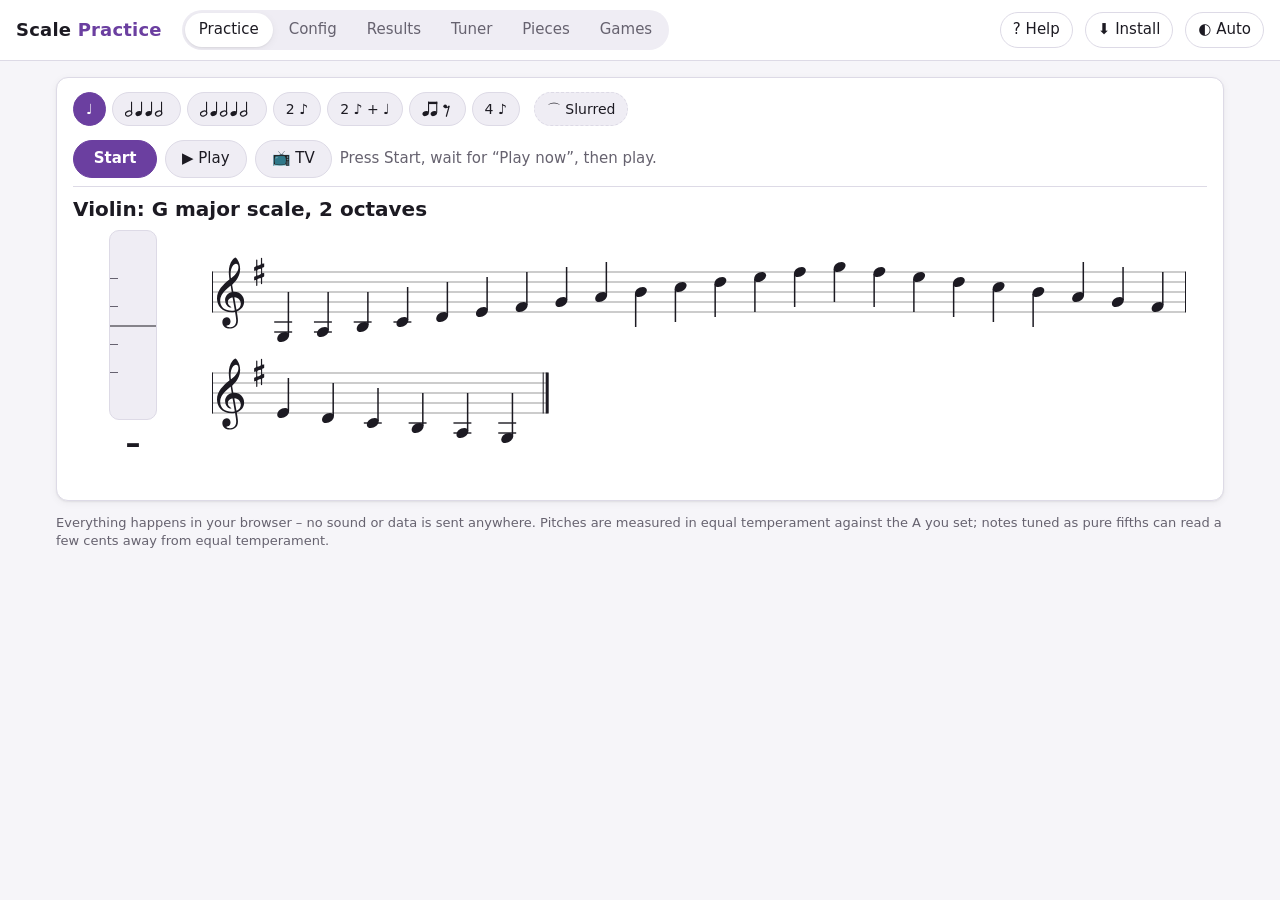
<file: index.html>
<!doctype html>
<html lang="en-GB">
<head>
<meta charset="utf-8">
<meta name="viewport" content="width=device-width, initial-scale=1, viewport-fit=cover">
<title>Scale Practice</title>
<meta name="description" content="Practise scales and arpeggios on violin, viola, cello, double bass, any other instrument, or sing them to sol-fa. The microphone listens and scores your intonation and timing – everything stays on your device.">
<link rel="icon" href="data:image/svg+xml,%3Csvg xmlns='http://www.w3.org/2000/svg' viewBox='0 0 32 32'%3E%3Ccircle cx='11' cy='22' r='6' fill='%236b3fa0'/%3E%3Crect x='15' y='4' width='3' height='18' fill='%236b3fa0'/%3E%3C/svg%3E">
<script>
  // apply saved theme before paint
  try { const t = localStorage.getItem('scales.theme'); if (t === 'light' || t === 'dark') document.documentElement.dataset.theme = t; } catch (e) {}
</script>
<link rel="manifest" href="manifest.webmanifest">
<link rel="apple-touch-icon" href="icons/apple-touch-icon.png">
<meta name="theme-color" content="#6b3fa0">
<meta name="mobile-web-app-capable" content="yes">
<meta name="apple-mobile-web-app-capable" content="yes">
<meta name="apple-mobile-web-app-title" content="Scales">
<meta name="apple-mobile-web-app-status-bar-style" content="default">
<link rel="stylesheet" href="css/styles.css">
<script src="vendor/vexflow.js" defer></script>
<script type="module" src="js/main.js"></script>
</head>
<body>
<header class="app-header">
  <h1>Scale <span>Practice</span></h1>
  <nav class="tabs" role="tablist" aria-label="Pages">
    <button role="tab" id="tabBtnPractice" aria-selected="true" data-tab="practice">Practice</button>
    <button role="tab" id="tabBtnConfig" aria-selected="false" data-tab="config">Config</button>
    <button role="tab" id="tabBtnResults" aria-selected="false" data-tab="results">Results</button>
    <button role="tab" id="tabBtnTuner" aria-selected="false" data-tab="tuner">Tuner</button>
    <button role="tab" id="tabBtnPieces" aria-selected="false" data-tab="pieces">Pieces</button>
    <button role="tab" id="tabBtnGames" aria-selected="false" data-tab="games">Games</button>
  </nav>
  <div class="spacer"></div>
  <button class="icon-btn" id="helpBtn" title="Help" aria-label="Help">?<span class="theme-label"> Help</span></button>
  <button class="icon-btn" id="installBtn" title="Install as an app" aria-label="Install as an app" hidden>⬇<span class="theme-label"> Install</span></button>
  <button class="icon-btn" id="themeBtn" title="Colour theme">◐ Auto</button>
</header>

<main>
  <!-- Practice and Config: separate tabs, side by side on very wide screens -->
  <div class="pc-layout" id="pcLayout">

    <!-- ================= CONFIG ================= -->
    <section class="card panel config" id="tab-config" role="tabpanel" aria-labelledby="tabBtnConfig">
      <div class="field"><label for="studentName">Student name</label><input type="text" id="studentName" maxlength="80" autocomplete="name" placeholder="Used on PDF results"></div>
      <hr class="sep">
      <h2 class="sec-title">Syllabus</h2>
      <div id="listView">
        <ul class="list" id="listItems"></ul>
        <p class="empty" id="listEmpty">Your syllabus is empty. Set up an exercise below and press <b>Add to syllabus</b>.</p>
        <div class="row small">
          <button class="btn" id="shareBtn">Share syllabus</button>
          <button class="btn" id="exportBtn">Export</button>
          <button class="btn" id="importBtn">Import</button>
          <input type="file" id="importFile" accept=".json,application/json" hidden>
        </div>
        <p class="muted small" id="shareMsg" role="status"></p>
      </div>

      <form id="optionsView" autocomplete="off" onsubmit="return false">
        <hr class="sep">
        <fieldset>
          <legend>Exercise</legend>
          <div class="field"><label for="o-instrument">Instrument</label><select id="o-instrument" name="instrument"></select></div>
          <div id="f-voice" hidden>
            <p class="small muted" id="voiceInfo" style="margin:2px 0 6px"></p>
            <div class="field"><label for="o-voiceType">Voice type</label><select id="o-voiceType"></select></div>
            <div class="row"><button type="button" class="btn" id="measureVoiceBtn">Measure my range</button></div>
          </div>
          <div id="f-other" hidden>
            <div class="field"><label for="o-otherName">Instrument name</label><input type="text" id="o-otherName" maxlength="40" autocomplete="off" placeholder="Other instrument"></div>
            <div class="field"><label for="o-otherLow">Lowest written note</label><select id="o-otherLow"></select></div>
            <div class="field"><label for="o-otherHigh">Highest written note</label><select id="o-otherHigh"></select></div>
            <div class="field"><label for="o-otherTranspose">Transposition</label><select id="o-otherTranspose"></select></div>
            <div class="field"><label for="o-otherClef">Clef</label><select id="o-otherClef"></select></div>
            <p class="small muted" id="otherMsg" role="status" style="margin:2px 0 0"></p>
          </div>
          <div class="field"><label for="o-type">Type</label><select id="o-type" name="type"></select></div>
          <div class="field" id="f-mode"><label for="o-mode">Tonality</label><select id="o-mode" name="mode"><option value="major">Major</option><option value="minor">Minor</option></select></div>
          <div class="field" id="f-key"><label for="o-key" id="l-key">Key</label><select id="o-key" name="key"></select></div>
          <div class="field" id="f-form"><label for="o-form">Minor form</label><select id="o-form" name="form"><option value="natural">Natural</option><option value="harmonic">Harmonic</option><option value="melodic">Melodic</option></select></div>
          <div class="field" id="f-interval"><label for="o-interval">Interval</label><select id="o-interval" name="interval"><option value="3rds">Thirds</option><option value="6ths">Sixths</option><option value="8ves">Octaves</option></select></div>
          <div class="field"><label for="o-range">Range</label><select id="o-range" name="range"></select></div>
          <label class="check"><input type="checkbox" id="o-octaveUp" name="octaveUp"> Start an octave higher</label>
          <label class="check"><input type="checkbox" id="o-repeatTop" name="repeatTop"> Repeat the top note</label>
          <div class="field"><label for="o-slur">When slurred</label><select id="o-slur" name="slur"></select></div>
          <p class="small muted" id="slurNote" style="margin:2px 0 0">Rhythm and the Slurred switch are on the Practice page; slurs apply to the crotchet rhythms.</p>
        </fieldset>
        <div class="field"><label for="o-itemName">Name in syllabus</label><input type="text" id="o-itemName" maxlength="120" autocomplete="off"></div>
        <div class="row">
          <button type="button" class="btn primary" id="addBtn">Add to syllabus</button>
          <button type="button" class="btn" id="saveItemBtn" hidden>Save changes</button>
        </div>
        <p class="muted small" id="addMsg" role="status"></p>
        <hr class="sep">
        <fieldset>
          <legend>Display <span class="legend-note">– for every exercise</span></legend>
          <div class="field"><label for="o-display">Show</label><select id="o-display" name="display"><option value="name">Name only</option><option value="keysig">Key signature</option><option value="score">Full score</option></select></div>
          <div class="field"><label for="o-clefMode">High notes</label><select id="o-clefMode" name="clefMode"><option value="change">Change clef</option><option value="home">Ledger lines</option></select></div>
          <div class="field" id="f-solfege" hidden><label for="o-solfege">Sing with</label><select id="o-solfege" name="solfege"></select></div>
          <label class="check" id="f-solfegeLetters" hidden><input type="checkbox" id="o-solfegeLetters" name="solfegeLetters"> Show letter names with the sol-fa on the tuner gauge</label>
          <label class="check"><input type="checkbox" id="o-hint" name="hint"> Show the next note’s name</label>
        </fieldset>
        <fieldset>
          <legend>Listening <span class="legend-note">– for every exercise</span></legend>
          <div class="field"><label for="o-precision">Precision</label>
            <div><input type="range" id="o-precision" name="precision" min="0" max="4" step="1" list="precisionTicks">
              <datalist id="precisionTicks"><option value="0"></option><option value="1"></option><option value="2"></option><option value="3"></option><option value="4"></option></datalist>
              <div class="range-label"><span>Beginner</span><b id="precisionName"></b><span>Expert</span></div></div></div>
          <label class="check"><input type="checkbox" id="o-vibrato" name="vibrato"> I’m using vibrato</label>
          <label class="check"><input type="checkbox" id="o-metronome" name="metronome"> Metronome with one-bar count-in</label>
          <div class="field" id="f-bpm"><label for="o-bpm" title="For scales: used for the metronome and the Play button (each piece has its own tempo, on the Practice page)">Tempo ♩ =</label><input type="number" id="o-bpm" name="bpm" min="30" max="200" step="1"></div>
          <div class="field"><label for="o-a4">Tuning A =</label><input type="number" id="o-a4" min="415" max="446" step="1"></div>
          <label class="check"><input type="checkbox" id="o-keepMic"> Keep the microphone on while the app is open <span class="muted small">(asks once; Start then begins straight away)</span></label>
          <p class="small muted" id="calInfo" style="margin:6px 0 0"></p>
        </fieldset>
      </form>
      <hr class="sep">
      <h2 class="sec-title">Move to another device</h2>
      <p class="small muted" style="margin:0 0 8px">Everything in one file: syllabus, results, pieces, settings, student name, voice range and other instrument. On the new device (or in the installed app), use <b>Import everything</b>. Microphone calibrations stay with each device, so calibrate again on the new one.</p>
      <div class="row small">
        <button class="btn" type="button" id="backupBtn">⬇ Export everything</button>
        <button class="btn" type="button" id="restoreBtn">⬆ Import everything</button>
        <input type="file" id="restoreFile" accept=".json,application/json" hidden>
      </div>
      <p class="muted small" id="backupMsg" role="status"></p>
      <p class="small" id="keepInfo" role="status"></p>
      <div class="row small"><button class="btn" type="button" id="keepBtn" hidden>Ask this browser to keep my data</button></div>
      <hr class="sep">
      <h2 class="sec-title">Fault-finding</h2>
      <p class="small muted" style="margin:0 0 6px">App version <b id="appVersion"></b> (saved in every test recording, and in its file name).</p>
      <label class="check"><input type="checkbox" id="o-testMode"> Test mode: keep a recording of each run so it can be saved and sent</label>
      <p class="small muted" style="margin:4px 0 0">After each run, <b>Save recording</b> appears under the result (on a phone it opens the share sheet: Save to Files, AirDrop, email). The recording holds the sound, the exercise and how it was scored. It stays on this device unless you save and send it. Test mode also adds a device self-test and a synthetic performance at the bottom of the Practice page.</p>
    </section>

    <!-- ================= PRACTICE ================= -->
    <section class="card stage practice" id="tab-practice" role="tabpanel" aria-labelledby="tabBtnPractice">
      <div class="practice-top-wrap">
      <div class="practice-top" id="practiceTop">
      <div class="rhythm-bar" id="rhythmBar" role="radiogroup" aria-label="Each note"></div>
      <div class="control-row">
        <button class="btn primary" id="startBtn">Start</button>
        <button class="btn" id="playBtn" title="Hear the music played – a scale at the tempo set in Config, a piece at its own tempo">▶ Play</button>
        <span class="cast-tools"><button class="btn cast-btn" id="castBtn" type="button" aria-pressed="false" title="TV mode: the music is drawn much smaller so far more of it fits – for showing your phone's screen on a TV. Start and Play stay big.">📺 TV</button>
        <label class="cast-size" id="castSizeBox" hidden title="Size of the music in TV mode – smaller fits more on the screen; larger is easier to read from further away"><span>Size</span><input type="range" id="castSize" min="25" max="100" step="5" aria-label="Size of the music in TV mode"><output id="castSizeOut"></output></label></span>
        <p class="status" id="status" aria-live="polite">Press Start, wait for “Play now”, then play.</p>
        <nav class="list-nav" id="listNav" aria-label="Syllabus" hidden>
          <button class="btn" id="prevBtn" type="button" aria-label="Previous exercise in the syllabus" title="Previous in syllabus">◀</button>
          <span class="muted small" id="navPos"></span>
          <button class="btn" id="nextBtn" type="button" aria-label="Next exercise in the syllabus" title="Next in syllabus">▶</button>
        </nav>
        <button class="btn more-btn" id="moreBtn" type="button" aria-expanded="false" aria-controls="practiceTop" aria-label="More options" title="More options: rhythms, tempo, choose bars, edit piece, TV mode">⋯</button>
      </div>
      <div class="title-row">
        <h2 id="exTitle"></h2>
        <p class="opts" id="exOptions"></p>
        <p class="piece-bar small" id="pieceBar" hidden><span class="piece-tempo" id="pieceTempo" hidden><button class="btn" type="button" id="pieceSlower" aria-label="Slower" title="Slower (5% of the written tempo)">−</button><label for="pieceBpm"><span id="pieceBeatSign">♩</span> =</label><input type="number" id="pieceBpm" min="20" max="300" step="1" inputmode="numeric" title="The tempo for practising this piece (Play, the metronome and listening)"><button class="btn" type="button" id="pieceFaster" aria-label="Faster" title="Faster (5% of the written tempo)">+</button> <span class="muted" id="pieceTempoPct"></span> <button class="btn" type="button" id="pieceTempoReset" hidden>Written tempo</button></span> <button class="btn" type="button" id="sectionBtn" aria-pressed="false" title="Practise just some bars: drag across them on the score, or tap the first and last bar">✂ Choose bars</button> <span class="section-label" id="sectionLabel" role="status"></span> <button class="btn" type="button" id="sectionAllBtn" hidden>Whole piece</button> <button class="btn" type="button" id="fingerBtn" aria-pressed="false" title="Add, change or remove fingering, and position-change lines: tap a note on the music">✏ Fingering</button> <button class="btn" type="button" id="pieceEditBtn">✎ Edit piece</button> <button class="btn" type="button" id="pieceExitBtn">Back to scales</button></p>
      </div>
      </div>
      </div>
      <div class="notice error" id="exInvalid" hidden></div>
      <div class="practice-main">
        <div class="gauge-col">
          <div class="tuner stack" id="liveTuner"></div>
        </div>
        <div class="score-col">
          <div class="score-wrap" id="scoreWrap">
            <div id="score"></div>
            <div class="section-marks" id="sectionMarks" aria-hidden="true"></div>
            <div class="arrow" id="arrow" hidden></div>
            <div class="finger-pop" id="fingerPop" role="dialog" aria-label="Fingering for this note" hidden></div>
          </div>
        </div>
      </div>
      <div class="notice error" id="micError" hidden></div>
      <div id="summary"></div>
      <div class="debug" id="debugPanel" hidden></div>
    </section>
  </div>

  <!-- ================= RESULTS ================= -->
  <section id="tab-results" role="tabpanel" aria-labelledby="tabBtnResults" hidden>
    <div class="card stage">
      <div class="row results-head">
        <label for="resSelect" class="muted">Show</label>
        <select id="resSelect"></select>
        <div class="spacer"></div>
        <button class="btn primary" id="pdfBtn" type="button">⬇ Export PDF</button>
        <button class="btn" id="pdfMoreBtn" type="button" aria-expanded="false" aria-controls="pdfOptions">More PDF options</button>
      </div>
      <div class="pdf-options" id="pdfOptions" hidden></div>
      <p class="muted small" id="pdfMsg" role="status"></p>
      <div id="resBody"></div>
    </div>
  </section>

  <!-- ================= TUNER ================= -->
  <section id="tab-tuner" role="tabpanel" aria-labelledby="tabBtnTuner" hidden>
    <div class="card stage">
      <div class="row tuner-opts">
        <div class="field"><label for="t-instrument">Instrument</label><select id="t-instrument"></select></div>
        <div class="field"><label for="t-system">Tuning</label><select id="t-system"></select></div>
        <div class="field"><label for="t-a4">A =</label><input type="number" id="t-a4" min="415" max="446" step="1"></div>
      </div>
      <div class="strings" id="tStrings"></div>
      <div class="controls">
        <button class="btn primary big" id="tStartBtn">Start tuner</button>
        <span class="status" id="tStatus">Tap a string to lock onto it, or just play and the nearest string is chosen. 🔊 plays a reference note.</span>
      </div>
      <div class="notice error" id="tError" hidden></div>
      <div class="tuner big" id="tMeter"></div>
    </div>
    <div class="card stage" id="metroCard" style="margin-top:16px">
      <h2 style="font-size:18px;margin:0 0 8px">Metronome</h2>
      <div class="metro">
        <div class="metro-tempo">
          <label for="mBpm" class="muted">♩ =</label>
          <input type="number" id="mBpm" min="30" max="240" step="1">
          <input type="range" id="mSlider" min="30" max="240" step="1" aria-label="Tempo">
        </div>
        <div class="row">
          <label for="mBeats" class="muted">Beats per bar</label>
          <select id="mBeats" style="width:auto"><option value="1">1 (no accent)</option><option value="2">2</option><option value="3">3</option><option value="4">4</option><option value="6">6</option></select>
          <button class="btn" id="mTap" type="button">Tap tempo</button>
          <button class="btn" id="mStart" type="button">▶ Start metronome</button>
        </div>
        <div class="m-lights" id="mLights" aria-hidden="true"></div>
        <p class="small muted" style="margin:0">Uses the same tempo as scales (Tempo in Config, used by Play and the practice metronome). Pieces have their own tempo on the Practice page.</p>
      </div>
    </div>
    <div class="card stage" id="calCard" style="margin-top:16px">
      <h2 style="font-size:18px;margin:0 0 6px" id="calTitle">Calibrate the microphone</h2>
      <p class="muted" style="margin:0 0 8px" id="calIntro">Tune your instrument first. The app then listens to the room for a few seconds and to each open string, and adjusts to this microphone, room and instrument. Calibrate again if you change device, microphone or room.</p>
      <p id="calStatus" style="margin:0 0 8px"></p>
      <div class="row">
        <button class="btn primary" id="calStart" type="button">Calibrate microphone</button>
        <button class="btn" id="calSkip" type="button" hidden>Skip this string</button>
        <button class="btn" id="calCancel" type="button" hidden>Cancel</button>
        <button class="btn" id="calClear" type="button" hidden>Remove calibration</button>
      </div>
      <div class="notice" id="calStep" hidden aria-live="polite"></div>
      <ul class="cal-advice" id="calAdvice"></ul>
    </div>
  </section>

  <!-- ================= GAMES ================= -->
  <section id="tab-pieces" role="tabpanel" aria-labelledby="tabBtnPieces" hidden>
    <div class="card stage pieces-page" id="piecesRoot"></div>
  </section>

  <section id="tab-games" role="tabpanel" aria-labelledby="tabBtnGames" hidden>
    <div class="card stage games" id="gamesRoot"></div>
  </section>

  <!-- ================= HELP ================= -->
  <section id="tab-help" role="tabpanel" aria-labelledby="helpBtn" hidden>
    <div class="card stage help">
      <h2>Help</h2>
      <p class="muted">Tap a heading to open it. Everything here is also safe to try – you can't break anything.</p>

      <details open>
        <summary>Getting started in five steps</summary>
        <ol>
          <li><b>Tune your instrument</b> on the <b>Tuner</b> tab (or with your own tuner).</li>
          <li>On the <b>Config</b> tab, choose your <b>instrument</b> and the <b>exercise</b> – for example a G major scale, 2 octaves.</li>
          <li>Go to the <b>Practice</b> tab and press <b>▶ Play</b> if you'd like to hear how it goes first.</li>
          <li>Press <b>Start</b>, wait until it says <b>“Play now”</b>, then play the exercise at your own speed.</li>
          <li>When you finish (or press <b>Stop</b>), your <b>score</b> appears under the music, with every note checked.</li>
        </ol>
        <p>The first time, your browser asks if the app may use the <b>microphone</b> – choose <b>Allow</b>. Nothing you play is recorded or sent anywhere.</p>
      </details>

      <details>
        <summary>The tabs</summary>
        <ul>
          <li><b>Practice</b> – the music, the tuning bar, Start and Play, and your score.</li>
          <li><b>Config</b> – choose exercises, build your syllabus, and change how things look and how strictly you are marked.</li>
          <li><b>Results</b> – charts of how you are getting on, and a PDF to send to your teacher.</li>
          <li><b>Tuner</b> – tune your instrument, use the metronome, and set up the microphone.</li>
          <li><b>Pieces</b> – your own pieces of music, to practise with the arrow, the tuning bar and scoring.</li>
          <li><b>Games</b> – train your ear and your voice to recognise and find notes.</li>
        </ul>
        <p>On a very wide screen, Practice and Config are shown side by side.</p>
      </details>

      <details>
        <summary>Choosing an exercise</summary>
        <p>On the <b>Config</b> tab, under <b>Exercise</b>:</p>
        <ul>
          <li><b>Instrument</b> – violin, viola, cello, double bass, voice, or “other instrument”. The exercise starts on a sensible note for it.</li>
          <li><b>Type</b> – scale, arpeggio, chromatic scale, dominant 7th, diminished 7th, and (for some instruments) double stops, scales in thirds and thumb-position scales.</li>
          <li><b>Tonality</b> and <b>Key</b> – major or minor, and which key. For minor scales you can pick <b>natural</b>, <b>harmonic</b> or <b>melodic</b>.</li>
          <li><b>Range</b> – how many octaves (or to a 6th / 12th where that is used).</li>
          <li><b>Start an octave higher</b> – if you'd rather play it higher up.</li>
          <li><b>Repeat the top note</b> – play the top note twice before coming down.</li>
          <li><b>When slurred</b> – how many notes to a bow when you switch on <b>Slurred</b> on the Practice tab.</li>
        </ul>
        <p>If an exercise doesn't fit on your instrument, the app tells you – try fewer octaves or a different starting octave.</p>
      </details>

      <details>
        <summary>Your syllabus (your list of exercises)</summary>
        <p>The <b>syllabus</b> is the list of exercises you are working on, so you don't have to set them up every time.</p>
        <ul>
          <li>Set up an exercise and press <b>Add to syllabus</b>. You can give it your own name.</li>
          <li>Tap an exercise in the list to practise it. On the Practice tab, <b>◀</b> and <b>▶</b> move to the previous or next one.</li>
          <li>Use ⚙ to change an exercise, ✎ to rename it, and the arrows to move it up or down the list.</li>
          <li>Your teacher can send you a <b>syllabus link</b> – open it and the exercises are added to your list. <b>Share syllabus</b> makes a link like that for someone else (your scores are not included).</li>
          <li><b>Export</b> and <b>Import</b> save your list and its results as a file and load it again.</li>
        </ul>
        <p>Only runs of exercises in your syllabus are saved in <b>Results</b>.</p>
      </details>

      <details>
        <summary>Practising</summary>
        <ul>
          <li><b>Rhythm buttons</b> along the top: one note per beat, long notes at the ends (and on the key notes), two quavers, two quavers and a crotchet, two quavers and a rest, or four quavers on each note.</li>
          <li><b>⌒ Slurred</b> switches slurs on and off (for the one-note-per-beat rhythms).</li>
          <li><b>▶ Play</b> plays the exercise to you, with an arrow following the music (moving along rests too).</li>
          <li><b>Start</b>: the app listens to the room for a moment (stay quiet), then says <b>“Play now”</b>. Take your time – it waits for you to begin.</li>
          <li>While you play, the <b>tuning bar</b> on the left shows each note: in the middle and green is in tune, higher up is sharp, lower down is flat. The <b>arrow</b> above the music shows the note to play next: once you have played a note for about its length, the arrow moves on to the next one (over a rest it moves along in time). If you stop a note well short, the arrow stays on it. The music scrolls along with you.</li>
          <li>The run ends by itself when you reach the end, or press <b>Stop</b>.</li>
          <li><b>Phone held sideways:</b> the top of the Practice page is one slim bar – <b>Start</b>, <b>▶ Play</b>, <b>◀ ▶</b> (the previous or next piece, or syllabus exercise), the title, and <b>⋯</b>. Tap <b>⋯</b> for everything else: the rhythm buttons, the piece's tempo, <b>✂ Choose bars</b>, <b>Edit piece</b>, <b>Back to scales</b> and <b>📺 TV</b>. The extra options close by themselves when you press <b>Play</b> or <b>Start</b>, tap the music, or leave them for a few seconds, so the music gets the whole screen.</li>
        </ul>
      </details>

      <details>
        <summary>Your score explained</summary>
        <ul>
          <li><b>Total</b> out of 100 is mostly about <b>intonation</b> (playing in tune – 75%) and partly about <b>timing</b> (keeping a steady pulse – 25%).</li>
          <li><b>Errors</b> take points off: extra notes that aren't in the exercise, and scratchy sounds between notes when you change bow. Small scratches only count at the stricter levels.</li>
          <li>A note you didn't play counts as <b>missing</b> and scores nothing; a different note counts as <b>wrong</b>.</li>
          <li><b>Pieces:</b> playing slower than the tempo written in the piece takes a little off the total – hardly anything just under (95% of the speed costs 0.4%), about 5% at three-quarter speed and 20% at half speed. At the written tempo or faster nothing is taken off. Under the score, <b>Tempo</b> says how fast you played and what it cost. Scales are never marked down for their speed.</li>
          <li>The <b>chart</b> shows each note: bars going up were sharp, bars going down were flat. Green is good, then amber, then red.</li>
          <li><b>Cents</b> measure how far out a note was: 100 cents is a semitone, so 10 cents is a tiny bit out and 50 cents is half way to the next note.</li>
          <li>The notes in the music are coloured the same way after a run.</li>
          <li><b>Unsteady</b> means the note wobbled in pitch while you held it.</li>
        </ul>
        <p>Don't worry about one low score – everyone has off days. Look at which notes were out and practise those slowly.</p>
      </details>

      <details>
        <summary>How strict should the marking be? (Precision)</summary>
        <p>On the Config tab under <b>Listening</b>, the <b>Precision</b> slider goes from <b>Beginner</b> through <b>Elementary</b>, <b>Intermediate</b> and <b>Advanced</b> to <b>Expert</b>. At Beginner, notes that are a little out still get full marks; at Expert they must be very close.</p>
        <p>Start where you get a mix of green and amber, and move up as you improve. Your past results are kept for every level, so the charts are always right when you change it.</p>
        <p>Tick <b>I'm using vibrato</b> if you play with vibrato, so the wobble isn't counted against you.</p>
      </details>

      <details>
        <summary>Tempo and the metronome</summary>
        <ul>
          <li>Without the metronome you play at your own speed – the app judges how steady you are.</li>
          <li>Tick <b>Metronome with one-bar count-in</b> (Config, Listening) to play along with clicks. For scales, set the speed with <b>Tempo</b> in Config.</li>
          <li>The same tempo is used by <b>▶ Play</b>.</li>
          <li><b>Pieces have their own tempo</b>, set with <b>−</b> and <b>+</b> above the music on the Practice page while you practise them – Play and the metronome follow it, and the tempo in Config stays for your scales. See <b>Pieces</b> below.</li>
          <li>There's also a separate metronome on the <b>Tuner</b> tab for any practice, with beats in a bar and a <b>Tap tempo</b> button.</li>
        </ul>
      </details>

      <details>
        <summary>What you see: name, key signature or full music</summary>
        <ul>
          <li><b>Show</b>: just the name of the exercise, the key signature, or the full music.</li>
          <li><b>High notes</b>: <b>Change clef</b> (as in printed music) or stay in one clef with <b>Ledger lines</b>.</li>
          <li><b>Show the next note's name</b> helps if you're playing from memory.</li>
          <li>The ◐ button at the top switches between light and dark colours.</li>
        </ul>
      </details>

      <details>
        <summary>Results and sending them to your teacher</summary>
        <ul>
          <li>Pick an exercise at the top of the <b>Results</b> tab (it opens on the one you're practising), or <b>Summary</b> for everything.</li>
          <li>The <b>3D picture</b> shows your last 10 runs note by note: hills are sharp notes, valleys are flat. Drag it to turn it round.</li>
          <li>The <b>line charts</b> show your scores over the last 2 weeks, the last 6 months, and all time.</li>
          <li><b>Run in detail</b>: choose any of your last 10 runs to see its full result again.</li>
          <li>A <b>piece you haven't practised for 6 months</b> keeps its scores (the charts and the summary), but the note-by-note detail of its runs – the 3D picture and <b>Run in detail</b> – is cleared to save space on your device. Practise it again and a new picture starts.</li>
          <li><b>Recent runs</b> lists how each run was played: for a scale its rhythm and bowing, for a piece the bars played and the tempo (for example <i>whole piece · ♩ = 72 (75%)</i> – 75% of the written tempo). The PDF has the same table.</li>
          <li>The <b>Summary</b> shows one line for each exercise in your syllabus.</li>
          <li><b>Export PDF</b> makes a report to send to your teacher. Put your name in <b>Student name</b> on the Config tab so it's on the report. <b>More PDF options</b> lets you choose which exercises and charts to include.</li>
        </ul>
      </details>

      <details>
        <summary>Tuning your instrument</summary>
        <ul>
          <li>On the <b>Tuner</b> tab, press <b>Start tuner</b> and play an open string. The app finds the nearest string; tap a string to stick to it.</li>
          <li>When the bar is in the middle and green for a moment, it says <b>In tune ✓</b>. It also tells you whether to tighten or loosen.</li>
          <li>🔊 plays a reference note to tune to by ear.</li>
          <li>You can tune in <b>equal temperament</b> or with <b>pure fifths</b> (pure fourths on the double bass), and change the <b>A</b> (usually 440).</li>
        </ul>
      </details>

      <details>
        <summary>Setting up the microphone (calibrating)</summary>
        <p>Every phone, tablet and room sounds a little different. Calibrating helps the app hear <i>your</i> instrument clearly. Do it once on each device, and again if you move somewhere very different.</p>
        <ol>
          <li>Tune your instrument first.</li>
          <li>On the <b>Tuner</b> tab, press <b>Calibrate microphone</b>.</li>
          <li>Stay quiet for a few seconds, then bow each open string when asked – long, steady and at your normal volume.</li>
        </ol>
        <p>The app then tells you if anything needs attention, such as being too far from the microphone.</p>
      </details>

      <details>
        <summary>Pieces: practise your own music</summary>
        <p>On the <b>Pieces</b> tab you can keep any number of pieces on this device, so your music goes wherever you take your phone. Tap <b>▶ Practise</b> on a piece and it opens on the Practice page with the arrow, the tuning bar, <b>Play</b> and a score at the end – just like a scale. <b>Back to scales</b> returns to your syllabus. While a piece is open, <b>◀</b> and <b>▶</b> on the Practice page move to the previous or next piece (in the order of the Pieces list). Its runs are saved on the Results tab, like a syllabus exercise.</p>
        <ul>
          <li><b>＋ New piece</b> – type the music as text. The score is drawn underneath as you type, and any mistakes are listed with their line – tap one to jump to it. <b>How to write the music</b> under the box explains the letters and signs.</li>
          <li><b>📷 Decode music from a photo</b> – tap <b>Decode music with Claude</b>. Claude opens in a new window with the instructions already filled in. Sign in, choose <b>Sonnet</b> or <b>Opus</b> in Claude's model menu if it's available, and send the instructions; Claude asks for a photo – take one with your camera or choose one from your photos. When it has written the music, tap <b>Copy</b> on its answer, come back, paste it into the box and tap <b>Read the music</b>. Then check it against your music in the editor and save it. If something can't be read, <b>Copy a correction request</b> makes a message to paste back into the same Claude chat.</li>
          <li><b>⧉ Join two pieces</b> – makes a new piece from one piece followed by another (for example two movements, or a study and its repeat). Each part keeps its own key and time, and the new piece can be edited like any other.</li>
          <li><b>✎ Edit</b>, <b>⧉</b> (make a copy) and <b>🗑</b> (delete) are next to each piece. In the editor, <b>Tempo</b> is how fast the piece should be played (the speed printed in the music) – it is the <code>Q:</code> line in the text.</li>
          <li><b>Tempo</b> (on the Practice page) – each piece has its own practice tempo, separate from the scales' tempo in Config. Use <b>−</b> and <b>+</b> (5% of the written tempo each) or type a number; <b>Play</b>, the metronome and the listening all follow it, and it is remembered for each piece. <b>Written tempo</b> goes back to the speed in the music. Changing the tempo stops a run or Play that is going on. Practising slower is a good way to learn a piece, but the score is reduced a little when you play slower than written: hardly at all a little under (95% of the speed costs 0.4%), 5% at three-quarter speed, 20% at half speed. Without the metronome the app measures the tempo you actually played, so setting a slower tempo and then playing at full speed costs nothing. A piece with no written tempo is never marked down. The tempo of every run is saved with its results.</li>
          <li><b>✂ Choose bars</b> (on the Practice page) – practise just part of a piece. Tap <b>✂ Choose bars</b>, then drag across the bars on the score, or tap the first bar and then the last. The chosen bars are shaded; <b>Play</b> plays only them and <b>Start</b> listens for and scores only them. <b>Whole piece</b> goes back to all of it. The bars you chose are remembered for each piece.</li>
          <li><b>✏ Fingering</b> (on the Practice page; in <b>⋯</b> when the phone is sideways) – add or change fingering yourself, for example where the photo didn't pick it up or you finger a passage differently. Tap <b>✏ Fingering</b>, then tap a note: choose <b>0</b> (open string) to <b>4</b>, <b>✕</b> to remove it, or <b>／ Position change</b> to add a light pencilled slash before the note – the mark teachers draw for a shift. In a double stop, tap the note you mean. Each change is saved in the piece straight away; tap <b>✓ Done</b> when you've finished. (In the piece's text they appear as <code>!2!</code> and <code>!shift!</code> before the note.)</li>
          <li><b>Results</b> – every run of a piece is saved and shown on the Results tab and in the results PDF, so you can show your teacher how a piece is coming on. There are three 3D charts – <b>overall</b>, <b>intonation</b> and <b>timing</b> – with the piece from left to right, each run averaged bar by bar (two or three bars at a time in a long piece); bars you didn't play in a run are left blank, so you can see which section you worked on. Below them, <b>Where the mistakes are</b> shows every bar for every run: the redder a bar, the more of its notes were missed, wrong or far out of tune, or badly out of time – the bars to work on. <b>What goes wrong – note by note</b> looks across the runs kept – a piece keeps its runs of the last 6 weeks, up to 100 – for notes you often play sharp or flat, and for notes that are fine on their own but go out after one particular note – often a shift, a stretch or a string crossing – with the bars where it happens. Each problem is checked against your latest runs (the last week's, at least 5 and at most 10): one you have put right – not out once lately – moves to <b>Put right lately</b>, one that is getting better says so, and one that has only started lately is listed too. After each run of a piece (and in <b>Run in detail</b>) you also see that run's overall, intonation and timing scores bar by bar. Deleting a piece deletes its results too.</li>
          <li><b>🔗 Share</b> – makes a link to the piece that you can send in a message or email. When the other person opens it, the piece is added to their pieces straight away (if they already have exactly the same piece, it isn't added twice). The music travels inside the link itself – it is never sent to or stored on a server. Only share music you are allowed to share: most published sheet music is protected by copyright, so don't use links to pass on copies of it. If the link opens in the browser rather than the app you use (on iPhone, links open in Safari, which keeps its own pieces separate from the Home Screen app), copy the link instead, open Pieces in your app and tap <b>📥 Paste a shared link</b>.</li>
        </ul>
        <p><b>Getting a Claude account:</b></p>
        <ol>
          <li>Go to <a href="https://claude.ai/login" target="_blank" rel="noopener">claude.ai</a> in your browser, or install the <b>Claude</b> app from the App Store or Google Play.</li>
          <li>Choose <b>Continue with Google</b>, <b>Continue with Apple</b>, or type your email address and tap <b>Continue with email</b> – Claude then emails you a code or link to confirm it's you.</li>
          <li>Follow the steps to finish signing up (you may be asked for your name and to confirm your age).</li>
          <li>Choose a plan: there is a free plan, and paid plans with more use and the larger models such as Opus – see <a href="https://claude.ai/pricing" target="_blank" rel="noopener">claude.ai/pricing</a>. Use <b>Sonnet</b> or <b>Opus</b> for reading music if they are available to you.</li>
        </ol>
        <p>Claude accounts are only for people aged 18 or over, so younger students should ask a parent, guardian or teacher to decode the photo for them – they can then send the piece with <b>🔗 Share</b>.</p>
        <p><b>Why you decode the photo yourself:</b> reading a photo needs an AI service, and those cost money to run. Doing that step in Claude yourself is what keeps Scale Practice free. You need a Claude account.</p>
        <p><b>Copyright:</b> most printed music is protected by copyright. You are responsible for the music you photograph and decode this way – only use music you are allowed to copy, such as your own copy, for your own practice. Your photo goes to Claude, not to Scale Practice; your saved pieces stay on this device.</p>
        <p><b>What it can and can't do:</b></p>
        <ul>
          <li>It is made for <b>simple music for one instrument</b>: one line of notes, with two-note double stops.</li>
          <li>Music with a <b>piano or other accompaniment</b> is fine – only the top part of each group of staves (your part) is kept.</li>
          <li>It <b>can't</b> handle scores with several instruments, orchestral scores or piano music for two hands.</li>
          <li>Repeats are played through in full, and first/second-time bars are written out, so the arrow just follows the notes in the order you play them.</li>
          <li>Claude can misread notes, especially in a blurred or tilted photo. The app checks its answer for bars that don't add up to the time signature and for music written far above or below the staff (usually a wrong octave), and offers a correction request to send back. It can't spot a single wrong note, so always check the result against your music – you can correct anything in the editor.</li>
          <li>For two notes played together, the app listens for the lower one.</li>
          <li><b>Fingering</b> printed in the music is copied and shown above the notes, exactly as printed – practice pieces often use unusual fingerings on purpose, to practise a position or shift, so Claude is told not to change them.</li>
          <li><b>Staccato dots and tenuto lines</b> are kept. Under a slur they mean the notes are separated within one bow: the score shows them, <b>Play</b> leaves a short gap before the next note, and the app listens for each note on its own.</li>
        </ul>
      </details>

      <details>
        <summary>Games: train your ear and your voice</summary>
        <p>On the <b>Games</b> tab there are two games. Each level is a short round of questions. Score <b>70%</b> or more to open the next level, and try for three stars: ★ 50%, ★★ 70%, ★★★ 90%. Your best score for each level is saved.</p>
        <p><b>🎧 Ear training</b> – 19 short levels, from hearing which way the music moves to naming notes and hearing when a note is a little out of tune. Press <b>▶ Start</b> to hear the question; <b>▶ Play again</b> plays it as often as you like. <b>Up or down</b>: is the second note higher or lower – far apart at first, then closer, then perhaps the same. <b>Shapes of tunes</b>: pick the picture of how three or four notes moved, and whether two notes moved by a step, a skip or a leap. <b>Notes in a key</b>: the key is played as chords, then a note – tap it on the sol-fa ladder (Do and Sol first, then Mi, then Re and La, then Fa and Ti, then two and three notes in a row); after each answer the note walks home to Do, and you can tap any rung to hear it. <b>Tuning ear</b>: a note, then the same note slightly sharp or flat (a quarter tone at first, down to 10–20 cents). <b>Note names</b>: letter names in a key, then from an A, and last with no help – which of your open strings was it? With two answers a round is 12 questions and you need 10 right to open the next level; otherwise 10 questions and 7 – more than guessing can manage. Little and often works best.</p>
        <ul>
          <li>Levels 1–2: the key is shown (level 1 also plays the key first), so you can work the note out from the key note.</li>
          <li>Levels 3–4: two notes in the same key – choose the first, then the second.</li>
          <li>Levels 5–6: no key at all – the hardest. Notes a semitone or a tone apart are offered, so listen carefully.</li>
          <li>The notes are played in the sound of the instrument chosen on the Config tab.</li>
        </ul>
        <p><b>🎤 Sing the note</b> – press <b>🎤 Start</b>, then sing the note shown and hold it steadily. The bar shows if you're sharp or flat; when you've held it in tune for half a second it turns green. Any octave is fine.</p>
        <ul>
          <li>Level 1: you hear the key and the note – just sing it back.</li>
          <li>Levels 2–3: only the note's name is shown (as <b>Do, Re, Mi…</b> with the letter name underneath), with the key played or just shown.</li>
          <li>Levels 4–6: two or three notes to sing in a row.</li>
          <li>Level 7: no key – sing the named note from memory.</li>
          <li><b>▶ Hear the key</b> plays the key again; <b>Skip</b> moves on. You have 10 seconds for each note.</li>
          <li>The notes are chosen for your voice: measure your range on the Tuner tab first (choose <b>Voice</b> as the instrument).</li>
        </ul>
      </details>

      <details>
        <summary>Singing</summary>
        <ul>
          <li>Choose <b>Voice</b> as the instrument.</li>
          <li>First, measure your range on the <b>Tuner</b> tab: <b>Measure my range</b> asks you to sing your lowest and then your highest comfortable note, each held steadily for two seconds. The app works out your voice type and puts every exercise in the right place for your voice.</li>
          <li>You sing to <b>Do, Re, Mi…</b> – shown under the music. Choose <b>movable Do</b> (the key note is Do) or <b>fixed Do</b> (C is always Do) under <b>Sing with</b>.</li>
          <li>Tick <b>Show letter names with the sol-fa</b> to see “Sol · G4” on the tuning bar as you sing.</li>
          <li>Singing is marked a little more gently than instruments.</li>
        </ul>
      </details>

      <details>
        <summary>Other instruments</summary>
        <p>Choose <b>Other instrument</b>, type its name, and pick its <b>lowest</b> and <b>highest</b> notes. If it's a transposing instrument (for example a B♭ clarinet, which sounds a tone lower than written), choose the <b>Transposition</b> so the music is written as you read it. The clef is chosen for you, or you can pick one.</p>
      </details>

      <details>
        <summary>Using it as an app on your phone or computer</summary>
        <ul>
          <li><b>Android, and Chrome or Edge on a computer:</b> tap <b>⬇ Install</b> at the top, then <b>Install now</b>.</li>
          <li><b>iPhone and iPad:</b> in Safari, tap <b>Share</b> → <b>Add to Home Screen</b> → <b>Add</b>. The ⬇ button shows these steps.</li>
          <li>Once installed it opens full-screen and works even without an internet connection.</li>
          <li>The screen stays on while the app is listening or playing – during a scale, ▶ Play, the tuner and the metronome – and for 2 minutes afterwards, so your phone doesn't lock in the middle.</li>
          <li>The microphone stays on while the app is open, so you're only asked once. You can turn this off in Config (<b>Keep the microphone on…</b>).</li>
          <li>On iPhone in Safari, to stop being asked about the microphone: tap <b>aA</b> in the address bar → <b>Website Settings</b> → <b>Microphone</b> → <b>Allow</b>.</li>
        </ul>
      </details>

      <details>
        <summary>Showing the music on a TV</summary>
        <p>A phone screen is small for reading music. You can show it on a TV with screen mirroring (<b>Screen Mirroring</b> to an Apple TV or AirPlay TV on iPhone; <b>Cast</b> / <b>Smart View</b> / <b>Screen cast</b> on Android) – and the phone stays on your music stand, listening with its own microphone as usual.</p>
        <ul>
          <li>Tap <b>📺 TV</b> next to <b>▶ Play</b> on the Practice page. The music is drawn much smaller, so far more of it fits on the screen – the TV makes it big again. The writing and the tuning bar get smaller too, but <b>Start</b>, <b>Stop</b> and <b>Play</b> stay big enough to tap.</li>
          <li><b>Size</b> (the slider next to 📺 TV) sets how small: lower fits more music, higher is easier to read from further away or if your eyesight needs it. It's remembered on this device; 50% is a good start.</li>
          <li>Turn the phone <b>sideways</b>: a widescreen TV then shows the whole phone screen, much larger. Upright, the picture is a narrow strip in the middle of the TV.</li>
          <li>Tap <b>📺 TV</b> again to go back to the normal size.</li>
          <li>The sound of <b>Play</b> and the metronome may come out of the TV, often a moment late. The listening allows for a steady delay like that, so your timing isn't marked down for it.</li>
        </ul>
      </details>

      <details>
        <summary>Keeping your results safe</summary>
        <p>Your syllabus, results and pieces are kept by your browser, on this device only. Browsers are allowed to delete a website's data – when the device runs short of space, and Safari after 7 days without opening the site – so:</p>
        <ul>
          <li>After your first saved run, the app asks the browser to keep your data for good. The browser decides: Chrome and Edge usually agree once the app is installed or used often, Safari decides by itself, and Firefox may ask you – choose <b>Allow</b>.</li>
          <li>Config, under <b>Move to another device</b>, says whether this browser has agreed. If it hasn't, <b>Ask this browser to keep my data</b> asks again.</li>
          <li><b>Install the app</b> (⬇ at the top): installed apps are much less likely to be cleared. On iPhone, the app on your Home Screen isn't affected by Safari's 7-day rule.</li>
          <li>Use <b>⬇ Export everything</b> in Config now and then to keep a copy somewhere safe (Files, iCloud Drive, email to yourself). <b>⬆ Import everything</b> brings it back.</li>
        </ul>
      </details>

      <details>
        <summary>Moving to a new phone or computer</summary>
        <p>Your syllabus, results and settings are kept on each device. To move them:</p>
        <ol>
          <li>On the old device, Config → <b>⬇ Export everything</b>. On a phone you can save the file to Files, AirDrop it or email it to yourself.</li>
          <li>On the new device, Config → <b>⬆ Import everything</b> and choose that file.</li>
        </ol>
        <p>On iPhone, the installed app and Safari keep separate copies – use these same two steps to move between them. Calibrate the microphone again on the new device.</p>
      </details>

      <details>
        <summary>Tips for the best results</summary>
        <ul>
          <li>Practise in a <b>quiet room</b> – no music, TV or talking in the background.</li>
          <li>Put your phone or computer about <b>1 metre</b> away, pointing towards your instrument.</li>
          <li><b>Tune first</b>, and calibrate the microphone once on each device.</li>
          <li>Play each note clearly; a new bow on each note (or a clear change on slurs) helps the app hear where each note starts.</li>
          <li>Phones find the lowest notes of a cello or double bass hardest to hear – moving a little closer helps.</li>
        </ul>
      </details>

      <details>
        <summary>Something not working?</summary>
        <ul>
          <li><b>“No notes were heard”</b> – check the microphone is allowed, play a little louder, or move closer.</li>
          <li><b>“Microphone access was blocked”</b> – allow the microphone for this site in your browser's settings, then try again.</li>
          <li><b>Everything sounded too high or low</b> – the app warns you if every note was out by the same amount. Check your instrument is tuned and the <b>Tuning A</b> is right.</li>
          <li><b>No sound from ▶ Play on iPhone</b> – turn the volume up; it plays even with the silent switch on.</li>
          <li><b>It stopped listening after you switched apps</b> – just press Start again.</li>
          <li><b>The phone locks while you're playing</b> – the app keeps the screen on by itself on recent phones (iPhone: iOS 18.4 or later for the Home Screen app, iOS 16.4 in Safari). On an older iPhone, set <b>Settings → Display &amp; Brightness → Auto-Lock</b> to a longer time while you practise.</li>
          <li><b>A result looks wrong</b> – your teacher may ask you to switch on <b>Test mode</b> (Config, Fault-finding). It keeps a recording of each run that you can save and send, so the problem can be found and fixed.</li>
        </ul>
      </details>

      <details>
        <summary>Your privacy</summary>
        <p>Everything happens on your own device. Your playing is listened to while you practise but never recorded or sent anywhere (unless you switch on Test mode and choose to save a recording yourself). Your syllabus, scores and settings stay in your browser.</p>
      </details>
    </div>
  </section>

  <p class="muted small footer-note"><span id="privacyNote">Everything happens in your browser – no sound or data is sent anywhere.</span> Pitches are measured in equal temperament against the A you set; notes tuned as pure fifths can read a few cents away from equal temperament.</p>
</main>
<dialog class="install-panel" id="installPanel" aria-labelledby="installTitle">
  <h2 id="installTitle">Install Scale Practice</h2>
  <p class="muted">As an app it opens full-screen from your home screen or desktop, and works without a connection.</p>
  <div id="installPrompt" hidden>
    <button class="btn primary" type="button" id="installNow">⬇ Install now</button>
  </div>
  <div id="installIOS" hidden>
    <p>On iPhone and iPad, in <b>Safari</b>:</p>
    <ol>
      <li>Tap the <b>Share</b> button <span aria-hidden="true">(□ with an arrow up)</span> – at the bottom of the screen on iPhone, at the top on iPad.</li>
      <li>Scroll down and tap <b>Add to Home Screen</b>.</li>
      <li>Tap <b>Add</b>. Scale Practice is now on your home screen.</li>
    </ol>
    <p class="small muted">In Chrome on iPhone, the Share button is at the top right, next to the address.</p>
  </div>
  <div id="installOther" hidden>
    <p>Open this page in <b>Chrome</b> or <b>Edge</b> (or Safari on iPhone and iPad) to install it. On Android, the browser menu <b>⋮</b> also has <b>Install app</b> or <b>Add to Home screen</b>.</p>
  </div>
  <div id="installDone" hidden><p>✓ You are using the installed app.</p></div>
  <p class="small muted">Your syllabus, results and settings are kept on each device. On iPhone and iPad the installed app keeps its own copy, separate from Safari: use <b>Export everything</b> in Config in Safari and <b>Import everything</b> in the app to bring them across.</p>
  <p class="small">Link to these steps, to send to students: <span id="installLink" class="mono"></span>
    <button class="btn" type="button" id="installCopy">Copy link</button> <span id="installCopyMsg" class="muted small" role="status"></span></p>
  <div class="row"><button class="btn" type="button" id="installClose">Close</button></div>
</dialog>
</body>
</html>
</file>
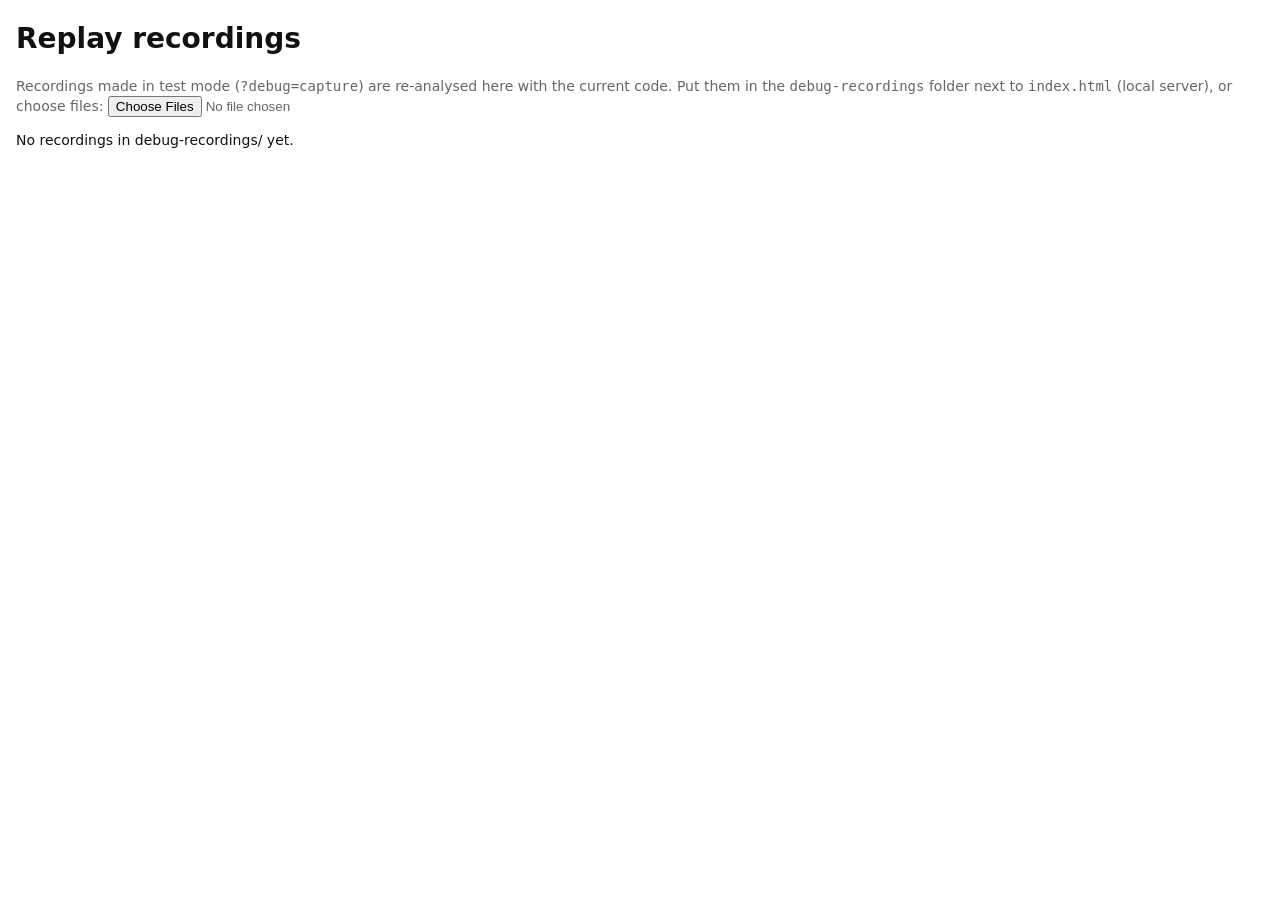
<file: tests/replay.html>
<!doctype html>
<html lang="en">
<head>
<meta charset="utf-8">
<meta name="viewport" content="width=device-width, initial-scale=1">
<title>Scale Practice – replay recordings</title>
<style>
  body { font: 14px/1.4 system-ui, sans-serif; margin: 16px; background: #fff; color: #111; }
  h2 { font-size: 16px; margin: 24px 0 4px; }
  .run { border: 1px solid #ddd; border-radius: 8px; padding: 12px; margin: 12px 0; }
  .muted { color: #666; }
  table { border-collapse: collapse; font-size: 12px; font-variant-numeric: tabular-nums; }
  td, th { padding: 2px 6px; border-bottom: 1px solid #eee; text-align: right; }
  .ok { color: #137333; } .wrong { color: #b3261e; } .missing { color: #999; }
  svg { width: 100%; height: auto; display: block; background: #fafafa; border: 1px solid #eee; margin: 8px 0; }
  .wrap { overflow-x: auto; }
</style>
</head>
<body>
<h1>Replay recordings</h1>
<p class="muted">Recordings made in test mode (<code>?debug=capture</code>) are re-analysed here with the current code.
Put them in the <code>debug-recordings</code> folder next to <code>index.html</code> (local server), or choose files:
<input type="file" id="files" accept=".wav,audio/wav" multiple></p>
<div id="out">Looking for recordings…</div>
<script type="module" src="replay.js"></script>
</body>
</html>
</file>
<file: css/styles.css>
/* ---------- theme tokens ---------- */
:root {
  /* iPhone safe areas (rounded corners, notch / Dynamic Island, home bar); 0 elsewhere */
  --safe-t: env(safe-area-inset-top, 0px);
  --safe-r: env(safe-area-inset-right, 0px);
  --safe-b: env(safe-area-inset-bottom, 0px);
  --safe-l: env(safe-area-inset-left, 0px);
  color-scheme: light;
  --bg: #f6f5f9;
  --surface: #ffffff;
  --surface-2: #efedf4;
  --fg: #1c1a22;
  --muted: #66626f;
  --border: #dddae6;
  --accent: #6b3fa0;
  --accent-fg: #ffffff;
  --accent-soft: #eee6f8;
  --focus: #7d4fc0;
  --score-ink: #1c1a22;
  --score-pencil: #8b8794; /* position-change lines: like pencil, lighter than the staves */
  --good: #1f8a4c; --good-rgb: 31, 138, 76;
  --warn: #c98a00; --warn-rgb: 201, 138, 0;
  --bad: #c62f2f;  --bad-rgb: 198, 47, 47;
  --missing: #9a958c;
  --shadow: 0 1px 2px rgba(0,0,0,.06), 0 2px 8px rgba(0,0,0,.05);
  --radius: 12px;
}
@media (prefers-color-scheme: dark) {
  :root:not([data-theme="light"]) {
    color-scheme: dark;
    --bg: #151419; --surface: #1e1d24; --surface-2: #28262f; --fg: #ece9f2; --muted: #a29dab; --border: #38353f;
    --accent: #b79cf0; --accent-fg: #1a1325; --accent-soft: #2e2540; --focus: #b79cf0; --score-ink: #ece9f2; --score-pencil: #8f8a99;
    --good: #4cc47e; --good-rgb: 76, 196, 126; --warn: #f2c14e; --warn-rgb: 242, 193, 78; --bad: #ff6b6b; --bad-rgb: 255, 107, 107;
    --missing: #77726b; --shadow: 0 1px 2px rgba(0,0,0,.4);
  }
}
:root[data-theme="dark"] {
  color-scheme: dark;
  --bg: #151419; --surface: #1e1d24; --surface-2: #28262f; --fg: #ece9f2; --muted: #a29dab; --border: #38353f;
  --accent: #b79cf0; --accent-fg: #1a1325; --accent-soft: #2e2540; --focus: #b79cf0; --score-ink: #ece9f2; --score-pencil: #8f8a99;
  --good: #4cc47e; --good-rgb: 76, 196, 126; --warn: #f2c14e; --warn-rgb: 242, 193, 78; --bad: #ff6b6b; --bad-rgb: 255, 107, 107;
  --missing: #77726b; --shadow: 0 1px 2px rgba(0,0,0,.4);
}

/* ---------- base ---------- */
* { box-sizing: border-box; }
html, body { margin: 0; }
body {
  background: var(--bg); color: var(--fg);
  font: 15px/1.45 system-ui, -apple-system, "Segoe UI", Roboto, sans-serif;
  -webkit-text-size-adjust: 100%;
}
button, select, input { font: inherit; color: inherit; }
button { cursor: pointer; }
:focus-visible { outline: 2px solid var(--focus); outline-offset: 2px; }
[hidden] { display: none !important; }
.muted { color: var(--muted); }
.small { font-size: 13px; }

/* ---------- header ---------- */
.app-header {
  display: flex; align-items: center; gap: 12px; flex-wrap: wrap;
  padding: max(10px, var(--safe-t)) max(16px, var(--safe-r)) 10px max(16px, var(--safe-l));
  background: var(--surface); border-bottom: 1px solid var(--border);
  position: sticky; top: 0; z-index: 10;
}
.app-header h1 { font-size: 18px; margin: 0 8px 0 0; letter-spacing: .2px; }
.app-header h1 span { color: var(--accent); }
.tabs, .seg { display: inline-flex; background: var(--surface-2); border-radius: 999px; padding: 3px; gap: 2px; }
.tabs button, .seg button {
  border: 0; background: transparent; padding: 6px 14px; border-radius: 999px; color: var(--muted); font-weight: 500;
}
.tabs button[aria-selected="true"], .seg button[aria-selected="true"] { background: var(--surface); color: var(--fg); box-shadow: var(--shadow); }
.spacer { flex: 1; }
.icon-btn { border: 1px solid var(--border); background: var(--surface); border-radius: 999px; padding: 6px 12px; white-space: nowrap; flex: none; }

/* ---------- layout ---------- */
main { max-width: 1200px; margin: 0 auto; padding: 16px max(16px, var(--safe-r)) max(16px, var(--safe-b)) max(16px, var(--safe-l)); }
/* Practice and Config are separate tabs, except on very wide screens */
.pc-layout { display: grid; grid-template-columns: minmax(0, 1fr); gap: 16px; align-items: start; }
.tabs [data-tab="config"].wide-hidden { display: none; }
@media (min-width: 1600px) {
  main { max-width: 1800px; }
  .pc-layout.both { grid-template-columns: 420px minmax(0, 1fr); }
}
.card { background: var(--surface); border: 1px solid var(--border); border-radius: var(--radius); box-shadow: var(--shadow); }
.panel { padding: 14px; }
.panel h2 { font-size: 15px; margin: 0 0 10px; }
.view-switch { margin-bottom: 12px; display: flex; gap: 8px; align-items: center; }

/* ---------- options form ---------- */
fieldset { border: 0; margin: 0 0 14px; padding: 0; }
legend { font-weight: 600; font-size: 13px; text-transform: uppercase; letter-spacing: .5px; color: var(--muted); margin-bottom: 6px; }
.field { display: grid; grid-template-columns: 120px minmax(0, 1fr); align-items: center; gap: 8px; margin: 6px 0; }
.field > label:first-child { color: var(--muted); font-size: 14px; }
select, input[type="number"], input[type="text"] {
  width: 100%; min-width: 0; padding: 7px 9px; border: 1px solid var(--border); border-radius: 8px; background: var(--surface-2);
}
.check { display: flex; gap: 8px; align-items: center; margin: 6px 0; }
.check input { width: 18px; height: 18px; accent-color: var(--accent); }
input[type="range"] { width: 100%; accent-color: var(--accent); }
.range-label { display: flex; justify-content: space-between; font-size: 12px; color: var(--muted); }
.btn {
  border: 1px solid var(--border); background: var(--surface-2); padding: 8px 14px; border-radius: 999px; font-weight: 500;
}
.btn.primary { background: var(--accent); color: var(--accent-fg); border-color: var(--accent); }
.btn.big { padding: 12px 28px; font-size: 17px; }
.btn:disabled { opacity: .45; cursor: not-allowed; }
.row { display: flex; gap: 8px; flex-wrap: wrap; align-items: center; }

/* ---------- practice list ---------- */
.list { display: grid; gap: 8px; margin: 0 0 12px; padding: 0; list-style: none; }
.item {
  border: 1px solid var(--border); border-radius: 10px; padding: 10px 12px; background: var(--surface);
  display: grid; grid-template-columns: minmax(0, 1fr) auto; gap: 4px 8px; cursor: pointer;
}
.item.active { border-color: var(--accent); background: var(--accent-soft); }
.item .name { font-weight: 600; overflow-wrap: break-word; min-width: 0; }
.item .meta { font-size: 12px; color: var(--muted); grid-column: 1 / -1; display: flex; gap: 10px; align-items: center; flex-wrap: wrap; }
.item .actions { display: flex; gap: 2px; }
.item .actions button { border: 0; background: transparent; padding: 2px 6px; border-radius: 6px; color: var(--muted); }
.item .actions button:hover { background: var(--surface-2); color: var(--fg); }
.spark { vertical-align: middle; }
.empty { color: var(--muted); padding: 8px 0; }

/* ---------- practice area ---------- */
.control-row { display: flex; align-items: center; gap: 8px; flex-wrap: wrap; margin: 0 0 8px; padding-bottom: 8px; border-bottom: 1px solid var(--border); }
.control-row .btn { padding: 7px 16px; }
.control-row #startBtn { min-width: 84px; font-weight: 600; }
.control-row .status { flex: 1 1 140px; min-width: 0; margin: 0; white-space: nowrap; overflow: hidden; text-overflow: ellipsis; }
.list-nav { display: flex; align-items: center; gap: 6px; margin-left: auto; }
.list-nav .btn { padding: 6px 12px; }
.list-nav span { text-align: center; white-space: nowrap; }
.cast-tools { display: inline-flex; align-items: center; gap: 8px; flex-wrap: wrap; }
.more-btn { display: none; }
.sep { border: 0; border-top: 1px solid var(--border); margin: 4px 0 14px; }
.stage { padding: 16px; }
.stage h2 { margin: 0; font-size: 22px; }
.stage .opts { margin: 4px 0 12px; color: var(--muted); }
.score-wrap { position: relative; overflow-x: auto; min-height: 40px; }
#score svg { display: block; }
.arrow {
  position: absolute; width: 0; height: 0; pointer-events: none; transition: left .12s ease, top .12s ease;
  border-left: 9px solid transparent; border-right: 9px solid transparent; border-top: 14px solid var(--accent);
  transform: translate(-50%, -100%);
}
.n-good path, .n-good text { fill: var(--good); stroke: var(--good); }
.n-ok path, .n-ok text { fill: var(--warn); stroke: var(--warn); }
.n-bad path, .n-bad text { fill: var(--bad); stroke: var(--bad); }
.n-missing path, .n-missing text { fill: var(--missing); stroke: var(--missing); }
.keysig-only { display: flex; gap: 16px; align-items: center; flex-wrap: wrap; }
.notice { padding: 10px 12px; border-radius: 10px; background: var(--accent-soft); margin: 10px 0; }
.notice.error { background: rgba(var(--bad-rgb), .14); }

.controls { display: flex; gap: 12px; align-items: center; margin: 16px 0 8px; flex-wrap: wrap; }
.status { color: var(--muted); }

/* ---------- live tuner ---------- */
.tuner { display: flex; gap: 18px; align-items: center; margin-top: 8px; }
.meters { display: flex; gap: 10px; }
.meter {
  position: relative; width: 44px; height: 170px; border-radius: 10px; background: var(--surface-2);
  border: 1px solid var(--border); overflow: hidden;
}
.meter .zero { position: absolute; left: 0; right: 0; top: 50%; height: 2px; background: var(--fg); opacity: .5; }
.meter .tick { position: absolute; left: 0; width: 8px; height: 1px; background: var(--muted); }
.meter .bar { position: absolute; left: 7px; right: 7px; border-radius: 4px; transition: height .06s linear, top .06s linear, background-color .1s; }
.readout { min-width: 0; flex: 1 1 auto; overflow-wrap: anywhere; }
.readout .note { font-size: 52px; font-weight: 700; line-height: 1; letter-spacing: -1px; }
.readout .cents { font-size: 20px; font-variant-numeric: tabular-nums; margin-top: 6px; }
.readout .hint { font-size: 13px; color: var(--muted); margin-top: 4px; }
.tuner.big .meter { width: 64px; height: 260px; }
.tuner.big .readout .note { font-size: 84px; }

/* ---------- summary ---------- */
.summary { margin-top: 18px; border-top: 1px solid var(--border); padding-top: 14px; }
.totals { display: grid; grid-template-columns: repeat(auto-fit, minmax(120px, 1fr)); gap: 10px; margin-bottom: 12px; }
.stat { background: var(--surface-2); border-radius: 10px; padding: 10px 12px; }
.stat .v { font-size: 26px; font-weight: 700; font-variant-numeric: tabular-nums; }
.stat .l { font-size: 12px; color: var(--muted); }
.stat.total .v { color: var(--accent); }
.table-wrap { overflow-x: auto; }
table.notes { border-collapse: collapse; width: 100%; font-size: 14px; font-variant-numeric: tabular-nums; }
table.notes th, table.notes td { padding: 5px 8px; border-bottom: 1px solid var(--border); text-align: right; white-space: nowrap; }
table.notes th:first-child, table.notes td:first-child, table.notes td:nth-child(2) { text-align: left; }
.pill { display: inline-block; padding: 1px 8px; border-radius: 999px; font-size: 12px; }
.pill.ok { background: rgba(var(--good-rgb), .15); color: var(--good); }
.pill.wrong { background: rgba(var(--bad-rgb), .15); color: var(--bad); }
.pill.missing { background: var(--surface-2); color: var(--muted); }
.pill.unsteady { background: rgba(var(--warn-rgb), .18); color: var(--warn); }
.chart { width: 100%; height: auto; display: block; margin: 8px 0 12px; }

/* ---------- tuner page ---------- */
.strings { display: flex; gap: 10px; flex-wrap: wrap; margin: 12px 0; }
.string {
  border: 1px solid var(--border); background: var(--surface-2); border-radius: 12px; padding: 10px 14px; min-width: 84px;
  display: grid; gap: 4px; justify-items: center;
}
.string .sn { font-size: 22px; font-weight: 700; }
.string.near { border-color: var(--accent); background: var(--accent-soft); }
.string.locked { outline: 2px solid var(--accent); }
.string.tuned .sn::after { content: " ✓"; color: var(--good); }
.string .play { border: 0; background: transparent; font-size: 18px; padding: 0 4px; }
.string .play[aria-pressed="true"] { color: var(--accent); }

/* ---------- debug ---------- */
.debug { margin-top: 14px; padding: 10px; border: 1px dashed var(--border); border-radius: 10px; font-size: 13px; }
.debug .field { grid-template-columns: 150px 1fr; }

@media (max-width: 520px) {
  main { padding: 12px 16px; }
  .field { grid-template-columns: 1fr; gap: 4px; }
  .readout .note { font-size: 40px; }
  .stage h2 { font-size: 19px; }
  .item { grid-template-columns: minmax(0, 1fr); }
  .item .actions { order: 3; }
  .debug .field { grid-template-columns: 1fr; }
}
.tuner-opts .field { flex: 1 1 240px; min-width: 0; margin: 4px 0; grid-template-columns: 90px minmax(0, 1fr); }

/* ---------- calibration ---------- */
.cal-advice { list-style: none; padding: 0; margin: 10px 0 0; display: grid; gap: 6px; }
.cal-advice li.ok { color: var(--fg); }
.cal-advice li.warn { color: var(--bad); font-weight: 500; }

/* ---------- config ---------- */
.sec-title { font-size: 15px; margin: 0 0 10px; text-transform: uppercase; letter-spacing: .5px; color: var(--muted); }
.legend-note { text-transform: none; letter-spacing: 0; font-weight: 400; }

/* ---------- practice page ---------- */
.practice { padding: 12px 16px; }
.rhythm-bar { display: flex; gap: 6px; overflow-x: auto; padding: 2px 2px 8px; margin: 0 -2px 6px; scrollbar-width: thin; }
.chip {
  flex: 0 0 auto; border: 1px solid var(--border); background: var(--surface-2); color: var(--fg);
  border-radius: 999px; padding: 6px 12px; font-size: 14px; white-space: nowrap;
}
.chip[aria-checked="true"] { background: var(--accent); border-color: var(--accent); color: var(--accent-fg); font-weight: 600; }
.chip.toggle { margin-left: 8px; border-style: dashed; }
.chip.toggle[aria-pressed="true"] { background: var(--accent-soft); border: 1px solid var(--accent); color: var(--fg); font-weight: 600; }
.chip:disabled { opacity: .45; cursor: not-allowed; }
.title-row { display: flex; gap: 4px 14px; align-items: baseline; flex-wrap: wrap; margin-bottom: 6px; }
.title-row h2 { margin: 0; font-size: 20px; }
.title-row .opts { margin: 0; color: var(--muted); font-size: 13px; }
.practice-main { display: grid; grid-template-columns: 120px minmax(0, 1fr); gap: 14px; align-items: start; }
.gauge-col { display: flex; flex-direction: column; align-items: stretch; gap: 8px; position: sticky; top: 64px; }
.score-col { min-width: 0; }
.score-wrap { max-height: calc(100dvh - 230px); min-height: 160px; overflow: auto; overscroll-behavior: contain; scrollbar-gutter: stable; }
.tuner.stack { flex-direction: column; align-items: center; gap: 8px; margin: 0; }
.tuner.stack .meter { width: 48px; height: 190px; }
.tuner.stack .readout { text-align: center; flex: 0 0 auto; width: 100%; }
.tuner.stack .readout .note { font-size: 30px; letter-spacing: 0; }
.tuner.stack .readout .cents { font-size: 15px; margin-top: 4px; }
.tuner.stack .readout .hint { font-size: 12px; }

/* ---------- results ---------- */
.results-head { margin-bottom: 8px; }
.results-head select { width: auto; max-width: 100%; flex: 1 1 220px; }
.res-block { margin: 14px 0 22px; }
.res-block h3 { font-size: 16px; margin: 0 0 4px; }
.res-block .muted { margin: 0 0 6px; }
.chart-legend { display: flex; gap: 14px; flex-wrap: wrap; font-size: 12px; color: var(--muted); margin: 2px 0 4px; }
.chart-legend i { display: inline-block; width: 12px; height: 3px; vertical-align: middle; margin-right: 4px; border-radius: 2px; }
.surface-title { margin: 14px 0 4px; font-size: 1rem; }
.run-bars { margin: 10px 0 6px; }
.stat-head { font-weight: 700; margin: 10px 0 2px; }
.stat-list { margin: 4px 0 8px; padding-left: 20px; }
.stat-list li { margin: 3px 0; }
.stat-table tr.lean-sharp td:first-child, .stat-table tr.lean-flat td:first-child { font-weight: 700; color: var(--bad); }
.stat-details { margin-top: 10px; }
.run-bars svg { width: 100%; height: auto; display: block; max-width: 900px; }
.run-bars-title { margin: 8px 0 0; font-size: 14px; }
.surface-wrap { position: relative; width: 100%; max-width: 900px; touch-action: none; cursor: grab; }
.surface-wrap canvas { width: 100%; height: auto; display: block; border-radius: 10px; background: var(--surface-2); }
.pdf-options { border: 1px solid var(--border); border-radius: 10px; padding: 10px 12px; margin: 6px 0 10px; display: grid; gap: 8px; }
.pdf-options .cols { display: flex; gap: 18px; flex-wrap: wrap; }
.pdf-options fieldset { margin: 0; min-width: 200px; }

/* ---------- phones ---------- */
@media (max-width: 520px) {
  .practice-main { grid-template-columns: 76px minmax(0, 1fr); gap: 10px; }
  .tuner.stack .meter { width: 40px; height: 150px; }
  .tuner.stack .readout .note { font-size: 22px; }
  .tuner.stack .readout .cents { font-size: 12px; }
}
/* landscape phones: everything on one screen without page scrolling */
@media (orientation: landscape) and (max-height: 500px) {
  .app-header { padding: 4px max(10px, var(--safe-r)) 4px max(10px, var(--safe-l)); gap: 8px; }
  .app-header h1 { font-size: 14px; }
  .tabs button { padding: 3px 10px; font-size: 13px; }
  .icon-btn { padding: 3px 9px; font-size: 13px; }
  main { padding: 6px max(10px, var(--safe-r)) max(6px, var(--safe-b)) max(10px, var(--safe-l)); }
  .practice { padding: 8px 10px; }
  /* One slim bar: Start, Play, ◀ ▶ (pieces or syllabus), the title, the status and ⋯.
     ⋯ drops everything else down over the music, and it hides again by itself (setMore in main.js).
     The wrapper keeps the bar's height, so the drop-down never pushes the music down. */
  .practice-top-wrap { --bar-h: 40px; position: relative; height: var(--bar-h); margin-bottom: 6px; z-index: 30; }
  .practice-top {
    position: absolute; top: 0; left: 0; right: 0; min-height: var(--bar-h);
    display: flex; flex-wrap: wrap; align-items: center; gap: 6px 8px; padding: 0 0 4px;
    background: var(--surface); border-bottom: 1px solid var(--border);
  }
  .practice-top > .control-row, .practice-top > .title-row { display: contents; }
  .practice-top #startBtn { order: 1; }
  .practice-top #playBtn { order: 2; }
  .practice-top .list-nav { order: 3; margin-left: 0; gap: 4px; }
  .practice-top .list-nav .btn { padding: 3px 10px; }
  .practice-top #exTitle { order: 4; flex: 1 1 0; min-width: 0; font-size: 14px; line-height: 1.25; white-space: nowrap; overflow: hidden; text-overflow: ellipsis; }
  .practice-top .status { order: 5; flex: 1.4 1 0; min-width: 0; }
  .practice-top .more-btn { order: 6; display: inline-flex; align-items: center; justify-content: center; padding: 3px 14px; font-size: 16px; line-height: 1; min-width: 44px; min-height: 28px; }
  /* the drop-down part */
  .practice-top .rhythm-bar, .practice-top .cast-tools, .practice-top #exOptions, .practice-top #pieceBar { display: none; flex: 1 0 100%; margin: 0; }
  .practice-top.expanded { box-shadow: var(--shadow); border-radius: 0 0 10px 10px; padding-bottom: 8px; max-height: calc(100dvh - 16px); overflow-y: auto; }
  .practice-top.expanded #exOptions { display: block; order: 10; font-size: 12px; }
  .practice-top.expanded .rhythm-bar { display: flex; order: 11; padding-bottom: 2px; }
  .practice-top.expanded #pieceBar { display: flex; order: 12; }
  .practice-top.expanded .cast-tools { display: flex; order: 13; }
  .practice-top.expanded .more-btn { background: var(--accent-soft); border-color: var(--accent); }
  .rhythm-bar { padding-bottom: 4px; margin-bottom: 4px; }
  .chip { padding: 3px 8px; font-size: 13px; }
  .rhythm-bar { gap: 4px; }
  .chip .note-icon { height: 18px; }
  .chip.toggle { margin-left: 4px; }
  .control-row { margin-bottom: 4px; padding-bottom: 4px; gap: 6px; }
  .control-row .btn, .list-nav .btn { padding: 3px 12px; font-size: 14px; }
  .control-row .status { font-size: 13px; }
  .practice-main { grid-template-columns: 96px minmax(0, 1fr); gap: 10px; }
  .gauge-col { top: 6px; gap: 6px; }
  .tuner.stack .meter { height: calc(100dvh - 112px - var(--safe-b)); min-height: 70px; width: 40px; }
  .tuner.stack .readout .note { font-size: 22px; }
  .tuner.stack .readout .cents { font-size: 12px; margin-top: 2px; }
  /* the tab bar scrolls away (see hideTabBar in main.js): the practice box gets the full height */
  .app-header { position: static; }
  .pc-layout { min-height: 100dvh; }
  /* a swipe past the end of the score carries on and scrolls the page down to the summary */
  .score-wrap { max-height: calc(100dvh - 74px - var(--safe-b)); min-height: 100px; overscroll-behavior: auto; }
  .footer-note { display: none; }
}
.res-block svg { width: 100%; height: auto; display: block; }

/* Ear training: levels in stages; answers as buttons, shape pictures or a sol-fa ladder */
.ear-stage h4 { margin: 14px 0 2px; font-size: 15px; }
.ear-stage > p { margin: 0; }
.ear-title { margin: 4px 0 0; }
.choice { display: inline-flex; flex-direction: column; align-items: center; justify-content: center; gap: 2px; padding: 6px 8px; }
.choice small { font-size: 12.5px; font-weight: 600; color: var(--muted); }
.choice.right small, .choice.wrong small { color: inherit; }
.ear-choices.n2 { grid-template-columns: repeat(2, minmax(0, 1fr)); max-width: 460px; }
.ear-choices.n3 { grid-template-columns: repeat(3, minmax(0, 1fr)); max-width: 560px; }
.ear-choices .choice { min-height: 64px; }
.choices.shapes { grid-template-columns: repeat(2, minmax(0, 1fr)); max-width: 460px; }
.choices.shapes .choice { min-height: 86px; }
.choices.shapes .cl { font-size: 12.5px; font-weight: 600; color: var(--muted); }
.choice .shape { color: var(--fg); }
.choice.right .shape { color: var(--good); }
.choice.wrong .shape { color: var(--bad); }
.ladder { display: flex; flex-direction: column; gap: 5px; max-width: 260px; margin-top: 4px; }
.ladder .choice { flex-direction: row; justify-content: space-between; min-height: 42px; font-size: 18px; padding: 4px 14px; }
.ladder .choice.off { opacity: .28; }
.ear-slots { display: flex; gap: 8px; margin: 4px 0 10px; }
.ear-slot { min-width: 58px; padding: 6px 10px; border: 2px dashed var(--border); border-radius: 10px; text-align: center; font-weight: 700; color: var(--muted); }
.ear-slot.filled { border-style: solid; border-color: var(--accent); color: var(--fg); }
.ear-slot.right { border-color: var(--good); color: var(--good); }
.ear-slot.wrong { border-color: var(--bad); color: var(--bad); }

/* fingering: tap a note, choose a finger or a position change */
#score.fingering { cursor: pointer; }
.finger-pop {
  position: fixed; z-index: 40; display: flex; flex-direction: column; gap: 6px; padding: 8px 10px;
  background: var(--surface); border: 1px solid var(--border); border-radius: 12px; box-shadow: var(--shadow); max-width: 300px;
}
.finger-pop .fp-title { font-weight: 600; font-size: 13px; }
.finger-pop .fp-row { display: flex; gap: 6px; flex-wrap: wrap; }
.finger-pop .btn { min-width: 38px; padding: 6px 10px; }
.finger-pop .btn.on { background: var(--accent); color: var(--accent-fg); border-color: var(--accent); }

/* ---------- TV mode: the phone's screen cast to a TV ----------
   The music is drawn small (renderScore's scale) so much more of it fits; the
   words and the tuner bar get smaller too, but Start and Play stay big enough to tap. */
.cast-btn[aria-pressed="true"] { background: var(--accent-soft); border-color: var(--accent); font-weight: 600; }
.cast-size { display: inline-flex; align-items: center; gap: 6px; font-size: 13px; color: var(--muted); }
.cast-size input { width: 120px; }
.cast-size output { min-width: 3em; font-variant-numeric: tabular-nums; }
body.cast .practice-main { grid-template-columns: 56px minmax(0, 1fr); gap: 8px; }
body.cast .tuner.stack .meter { width: 30px; }
body.cast .tuner.stack .readout .note { font-size: 16px; }
body.cast .tuner.stack .readout .cents, body.cast .tuner.stack .readout .hint { font-size: 11px; }
body.cast .stage h2, body.cast .practice-top .title-row h2 { font-size: 14px; }
body.cast .stage .opts, body.cast .practice-top .title-row .opts { font-size: 11px; margin: 2px 0 6px; }
body.cast .piece-bar { font-size: 12px; gap: 4px; }
body.cast .piece-bar .btn { padding: 3px 9px; }
body.cast .rhythm-bar .chip { padding: 2px 7px; font-size: 12px; }
body.cast .rhythm-bar .chip .note-icon { height: 15px; }
body.cast .control-row .status { font-size: 13px; }
body.cast .control-row #startBtn, body.cast .control-row #playBtn { padding: 10px 22px; font-size: 18px; min-height: 48px; }
body.cast .score-wrap { max-height: calc(100dvh - 120px - var(--safe-b)); }
body.cast .arrow { border-left-width: 6px; border-right-width: 6px; border-top-width: 10px; }
@media (orientation: landscape) and (max-height: 500px) {
  body.cast .control-row #startBtn, body.cast .control-row #playBtn { padding: 8px 20px; font-size: 17px; min-height: 44px; }
  body.cast .practice-top-wrap { --bar-h: 48px; }
  body.cast .score-wrap { max-height: calc(100dvh - 82px - var(--safe-b)); }
  body.cast .cast-size input { width: 90px; }
}

/* ---------- metronome (Tuner page) ---------- */
.metro { display: grid; gap: 10px; }
.metro-tempo { display: flex; align-items: center; gap: 10px; }
.metro-tempo input[type="number"] { width: 90px; font-size: 20px; font-weight: 700; text-align: center; }
.metro-tempo input[type="range"] { flex: 1; }
.m-lights { display: flex; gap: 10px; }
.m-light { width: 22px; height: 22px; border-radius: 50%; background: var(--surface-2); border: 2px solid var(--border); transition: background .05s; }
.m-light.accent { border-color: var(--accent); }
.m-light.on { background: var(--accent); }

/* narrow phones: one-line header */
@media (max-width: 520px) {
  .app-header { padding: max(6px, var(--safe-t)) max(10px, var(--safe-r)) 6px max(10px, var(--safe-l)); gap: 6px; flex-wrap: nowrap; }
  .app-header h1 { display: none; }
  .tabs button { padding: 5px 8px; font-size: 14px; }
  .theme-label { display: none; }
  .icon-btn { padding: 5px 9px; }
}
/* small phones: Help, Install and theme buttons must still fit beside the tabs */
@media (max-width: 400px) {
  .app-header { gap: 3px; padding-left: max(6px, var(--safe-l)); padding-right: max(6px, var(--safe-r)); }
  .tabs { gap: 0; }
  .tabs button { padding: 5px 4.5px; font-size: 12.5px; letter-spacing: -.1px; }
  .icon-btn { padding: 4px 6px; min-width: 28px; }
  .practice { padding: 10px; }
}

.chip .note-icon { display: block; height: 20px; width: auto; margin: -1px 0; }

/* ---------- install as an app ---------- */
.install-panel {
  max-width: min(520px, calc(100vw - 32px)); max-height: calc(100dvh - 32px); overflow: auto;
  border: 1px solid var(--border); border-radius: 14px; background: var(--surface); color: var(--fg);
  padding: 18px 20px; box-shadow: 0 10px 40px rgba(0, 0, 0, .35);
}
.install-panel::backdrop { background: rgba(0, 0, 0, .45); }
.install-panel h2 { font-size: 18px; margin: 0 0 6px; }
.install-panel ol { padding-left: 22px; margin: 6px 0 10px; }
.install-panel li { margin: 4px 0; }
.install-panel .mono { font-family: ui-monospace, Menlo, Consolas, monospace; font-size: 12px; overflow-wrap: anywhere; }
.install-panel .row { margin-top: 10px; justify-content: flex-end; }

/* ---------- help ---------- */
.help { max-width: 820px; margin: 0 auto; }
.help h2 { margin: 0 0 4px; }
.help details { border-top: 1px solid var(--border); padding: 10px 2px; }
.help details:last-of-type { border-bottom: 1px solid var(--border); }
.help summary { font-weight: 600; font-size: 16px; cursor: pointer; padding: 4px 0; list-style-position: outside; }
.help summary::marker { color: var(--accent); }
.help p, .help li { line-height: 1.55; }
.help ul, .help ol { padding-left: 22px; margin: 6px 0; }
.help li { margin: 4px 0; }
#helpBtn[aria-pressed="true"] { background: var(--accent-soft); border-color: var(--accent); }

/* ---------- games ---------- */
.games { max-width: 860px; margin: 0 auto; }
.games h2 { margin: 0 0 4px; }
.game-cards { display: grid; grid-template-columns: repeat(auto-fit, minmax(280px, 1fr)); gap: 16px; margin-top: 12px; }
.game-card { border: 1px solid var(--border); border-radius: var(--radius); padding: 14px; background: var(--surface); }
.game-card h3 { margin: 0 0 4px; font-size: 18px; }
.game-levels { display: grid; gap: 8px; margin-top: 10px; }
.game-level { display: grid; grid-template-columns: auto 1fr; grid-template-areas: "lv nm" "lv st"; column-gap: 12px; align-items: center;
  text-align: left; padding: 8px 12px; border: 1px solid var(--border); border-radius: 12px; background: var(--surface-2, var(--surface)); color: var(--fg); cursor: pointer; }
.game-level:hover:not(:disabled) { border-color: var(--accent); }
.game-level:disabled { opacity: .55; cursor: not-allowed; }
.game-level .lv { grid-area: lv; font-weight: 700; color: var(--accent); font-size: 13px; }
.game-level .nm { grid-area: nm; font-weight: 600; }
.game-level .st { grid-area: st; font-size: 12.5px; color: var(--muted); letter-spacing: .5px; }
.game-head { display: flex; flex-wrap: wrap; gap: 8px 12px; align-items: center; margin-bottom: 8px; }
.game-head .muted { margin-left: auto; }
.game-ask { font-weight: 600; font-size: 17px; margin: 14px 0 8px; }
.choice-row { margin: 8px 0 12px; }
.choices { display: grid; grid-template-columns: repeat(4, minmax(0, 1fr)); gap: 8px; margin-top: 4px; }
.choice { min-height: 52px; font-size: 20px; font-weight: 700; border-radius: 12px; border: 2px solid var(--border); background: var(--surface); color: var(--fg); cursor: pointer; }
.choice:hover:not(:disabled) { border-color: var(--accent); }
.choice.picked { border-color: var(--accent); background: var(--accent-soft); }
.choice.right { border-color: var(--good); background: rgba(var(--good-rgb), .18); color: var(--good); }
.choice.wrong { border-color: var(--bad); background: rgba(var(--bad-rgb), .15); color: var(--bad); }
.choice:disabled { cursor: default; }
.game-feedback { min-height: 1.4em; font-weight: 600; font-size: 17px; }
.game-feedback.good, .games .good { color: var(--good); }
.game-feedback.bad { color: var(--bad); }
.sing-targets { display: flex; flex-wrap: wrap; align-items: center; gap: 10px; margin: 6px 0 12px; }
.sing-target { display: inline-flex; flex-direction: column; align-items: center; min-width: 72px; padding: 8px 14px; border-radius: 14px;
  border: 2px solid var(--border); font-size: 26px; font-weight: 700; line-height: 1.1; }
.sing-target small { font-size: 13px; font-weight: 600; color: var(--muted); }
.sing-target.now { border-color: var(--accent); background: var(--accent-soft); }
.sing-target.sung { border-color: var(--good); background: rgba(var(--good-rgb), .18); color: var(--good); }
.sing-target.missed { border-color: var(--bad); background: rgba(var(--bad-rgb), .12); color: var(--bad); }
.sing-meter { max-width: 420px; margin: 8px 0; }
.game-end { text-align: center; padding: 10px 0; }
.game-score { font-size: 52px; font-weight: 800; margin: 6px 0 0; color: var(--accent); }
.game-stars { font-size: 34px; letter-spacing: 4px; margin: 0 0 8px; color: var(--accent); }
.game-end .row { justify-content: center; }
@media (max-width: 520px) {
  .choices { grid-template-columns: repeat(2, minmax(0, 1fr)); }
  .sing-target { font-size: 22px; min-width: 60px; }
}
.sing-hint { min-height: 1.3em; margin: 2px 0 6px; color: var(--warn); font-weight: 600; }

/* ---------- six tabs: on small phones the tab row scrolls sideways ---------- */
.tabs { min-width: 0; max-width: 100%; overflow-x: auto; scrollbar-width: none; -webkit-overflow-scrolling: touch; }
.tabs::-webkit-scrollbar { display: none; }
.tabs button { flex: none; white-space: nowrap; }

/* ---------- Pieces ---------- */
.pieces { list-style: none; margin: 12px 0; padding: 0; display: grid; gap: 8px; }
.piece { display: flex; flex-wrap: wrap; gap: 8px 12px; align-items: center; justify-content: space-between; padding: 10px 12px; border: 1px solid var(--border); border-radius: 12px; background: var(--surface); }
.piece-main { display: flex; flex-direction: column; gap: 2px; min-width: 0; }
.piece-main b { overflow-wrap: anywhere; }
.piece-acts { display: flex; flex-wrap: wrap; gap: 6px; }
.piece-share { flex: 1 1 100%; min-width: 0; }
.piece-share p { margin: 4px 0; }
.piece-share input { width: 100%; box-sizing: border-box; font: 13px ui-monospace, SFMono-Regular, Menlo, Consolas, monospace; padding: 6px 8px; border: 1px solid var(--border); border-radius: 8px; background: var(--bg); color: var(--fg); }
.piece-share .share-warning { color: var(--warn); }
.pieces-page .bad, .piece-problems .bad { color: var(--bad); }
.pieces-page p.warn, .piece-problems .warn { color: var(--warn); font-weight: 600; }
.pieces-page .good { color: var(--good); }
.piece-edit { display: grid; grid-template-columns: minmax(0, 1fr); gap: 12px; margin: 8px 0; }
@media (min-width: 900px) { .piece-edit { grid-template-columns: minmax(0, 2fr) minmax(0, 3fr); } }
.piece-text textarea, .photo-steps textarea { width: 100%; box-sizing: border-box; font: 14px/1.45 ui-monospace, SFMono-Regular, Menlo, Consolas, monospace; padding: 8px; border: 1px solid var(--border); border-radius: 10px; background: var(--surface); color: var(--fg); resize: vertical; }
.piece-score { overflow-x: auto; background: var(--surface); border-radius: 10px; }
.piece-problems { margin: 0 0 6px; padding-left: 18px; font-size: 14px; }
.piece-problems [data-line] { cursor: pointer; }
.fmt { border-collapse: collapse; margin: 6px 0; font-size: 13px; }
.fmt td { padding: 3px 8px 3px 0; vertical-align: top; }
.fmt code { white-space: nowrap; }
.photo-steps { padding-left: 20px; }
.photo-steps > li { margin: 0 0 14px; }
.photo-steps .row { margin: 6px 0; flex-wrap: wrap; }
.prompt-text { white-space: pre-wrap; font-size: 12px; max-height: 260px; overflow: auto; background: var(--surface-2); padding: 8px; border-radius: 8px; }
.photo-why { font-size: 14px; line-height: 1.5; }
.piece-bar { margin: 4px 0 0; display: flex; gap: 6px; flex-wrap: wrap; }
.piece-bar { align-items: center; }
.section-label { font-weight: 600; }
.piece-tempo { display: inline-flex; align-items: center; gap: 4px; flex-wrap: wrap; }
.piece-tempo input { width: 4.2em; }
.piece-tempo .btn { min-width: 2.2em; }
#sectionBtn[aria-pressed="true"] { background: var(--accent); color: var(--accent-fg, #fff); border-color: var(--accent); }
/* the chosen bars on the score (and, while choosing, the first bar tapped) */
.section-marks { position: absolute; left: 0; top: 0; width: 0; height: 0; pointer-events: none; }
.section-marks div { position: absolute; border-radius: 6px; background: color-mix(in srgb, var(--accent) 15%, transparent); outline: 2px solid color-mix(in srgb, var(--accent) 55%, transparent); outline-offset: -2px; }
.section-marks div.pending { background: transparent; outline-style: dashed; }
/* sideways drags choose bars; up-and-down still scrolls the score (tap the first bar, scroll, tap the last) */
#score.choosing { cursor: crosshair; touch-action: pan-y; user-select: none; -webkit-user-select: none; }
</file>
